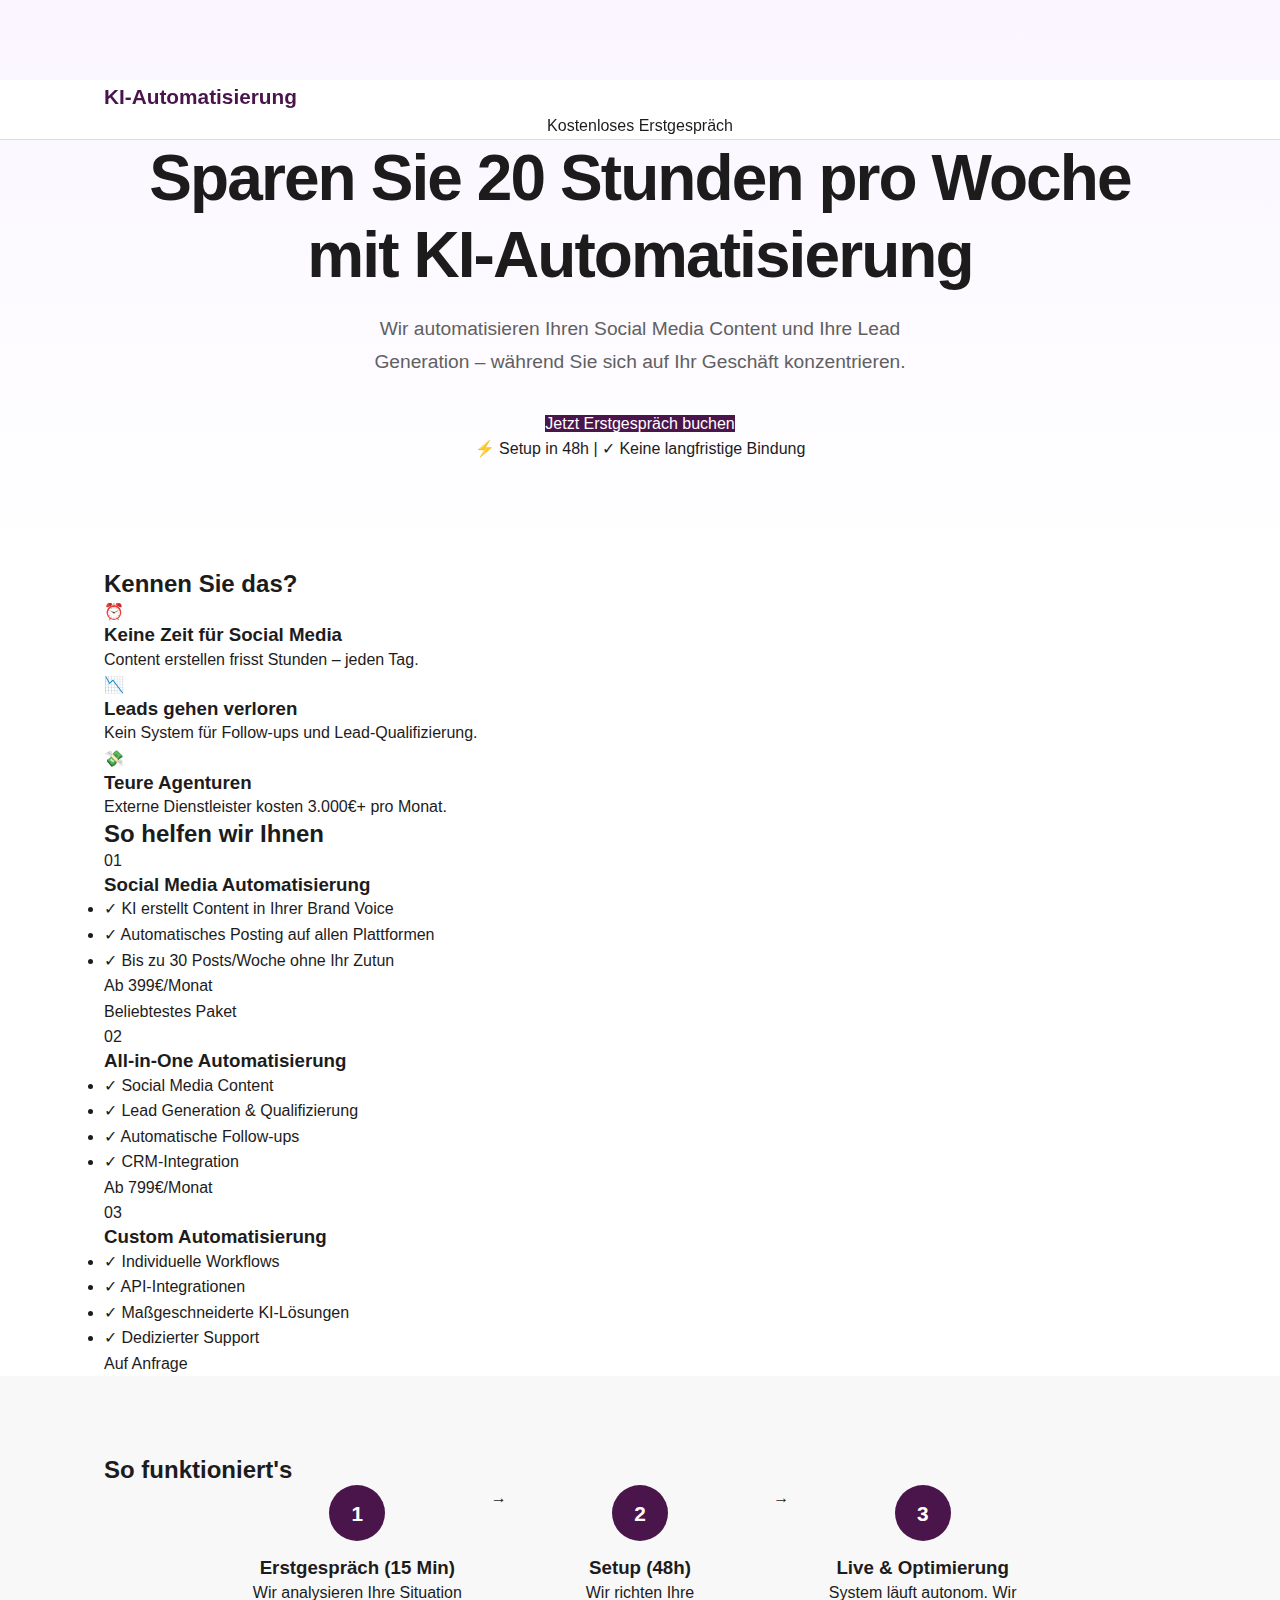
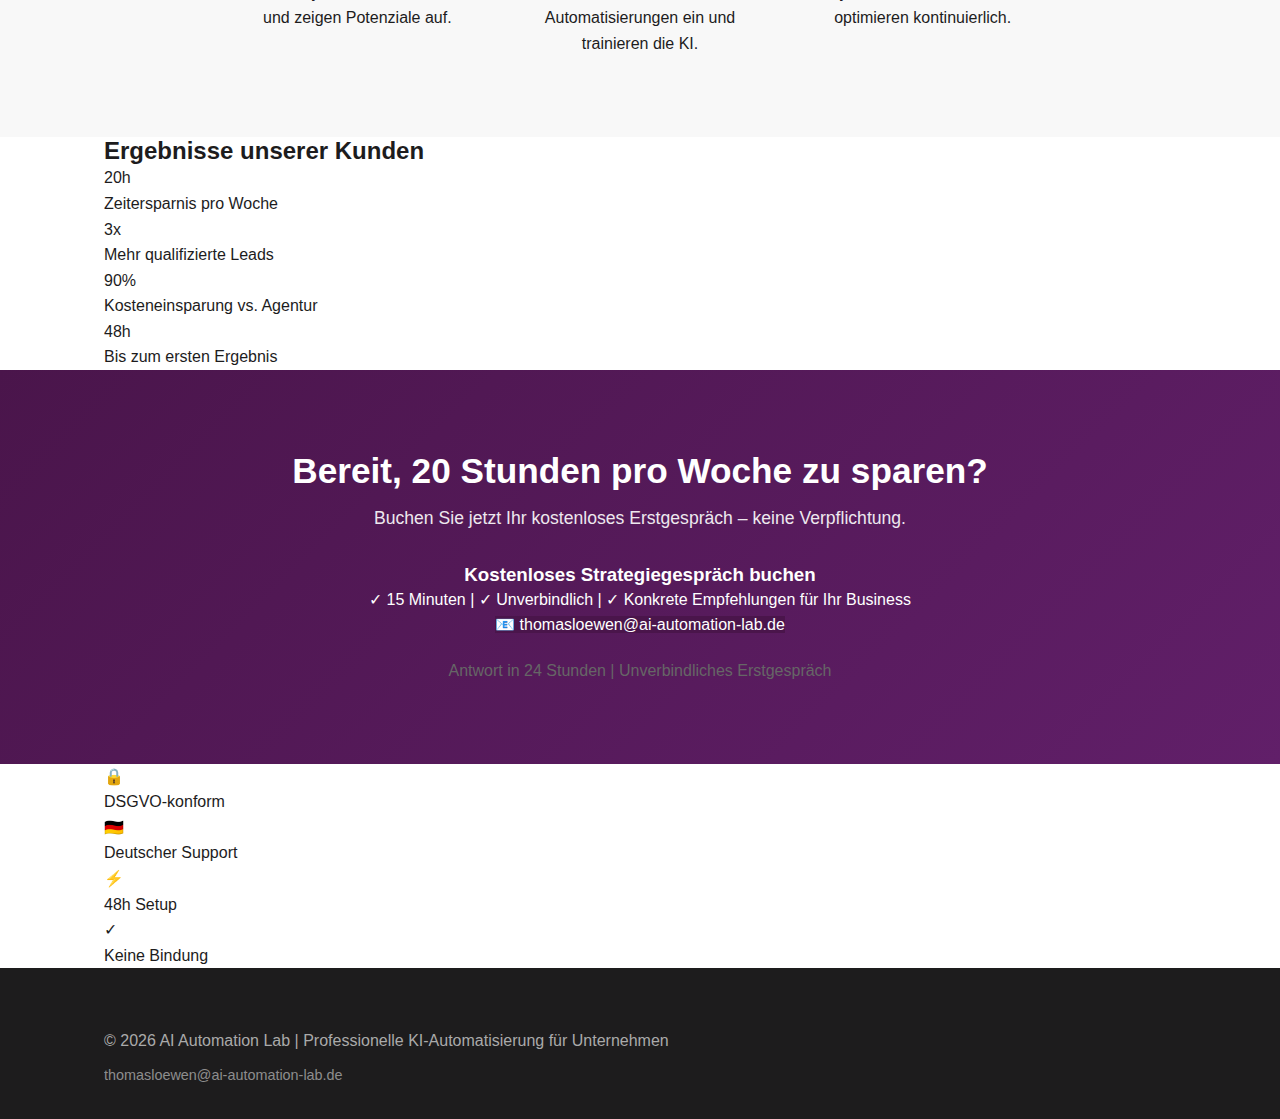
<file: index.html>
<!DOCTYPE html>
<html lang="de">
<head>
    <meta charset="UTF-8">
    <meta name="viewport" content="width=device-width, initial-scale=1.0">
    <title>KI-Automatisierung für Ihr Unternehmen | Sparen Sie 20h/Woche</title>
    <meta name="description" content="Professionelle KI-Automatisierung für Social Media und Lead Generation. Sparen Sie Zeit und skalieren Sie Ihr Geschäft.">
    <link rel="stylesheet" href="styles.css">
</head>
<body>
    <!-- Hero Section -->
    <header class="hero">
        <nav class="nav">
            <div class="container">
                <div class="logo">KI-Automatisierung</div>
                <a href="#cta" class="btn-nav">Kostenloses Erstgespräch</a>
            </div>
        </nav>
        
        <div class="container hero-content">
            <h1>Sparen Sie 20 Stunden pro Woche mit KI-Automatisierung</h1>
            <p class="hero-subtitle">Wir automatisieren Ihren Social Media Content und Ihre Lead Generation – während Sie sich auf Ihr Geschäft konzentrieren.</p>
            <div class="hero-cta">
                <a href="#cta" class="btn-primary">Jetzt Erstgespräch buchen</a>
                <p class="hero-trust">⚡ Setup in 48h | ✓ Keine langfristige Bindung</p>
            </div>
        </div>
    </header>

    <!-- Problem Section -->
    <section class="problem">
        <div class="container">
            <h2>Kennen Sie das?</h2>
            <div class="problem-grid">
                <div class="problem-card">
                    <span class="icon">⏰</span>
                    <h3>Keine Zeit für Social Media</h3>
                    <p>Content erstellen frisst Stunden – jeden Tag.</p>
                </div>
                <div class="problem-card">
                    <span class="icon">📉</span>
                    <h3>Leads gehen verloren</h3>
                    <p>Kein System für Follow-ups und Lead-Qualifizierung.</p>
                </div>
                <div class="problem-card">
                    <span class="icon">💸</span>
                    <h3>Teure Agenturen</h3>
                    <p>Externe Dienstleister kosten 3.000€+ pro Monat.</p>
                </div>
            </div>
        </div>
    </section>

    <!-- Solution Section -->
    <section class="solution">
        <div class="container">
            <h2>So helfen wir Ihnen</h2>
            <div class="solution-grid">
                <div class="solution-card">
                    <div class="solution-number">01</div>
                    <h3>Social Media Automatisierung</h3>
                    <ul>
                        <li>✓ KI erstellt Content in Ihrer Brand Voice</li>
                        <li>✓ Automatisches Posting auf allen Plattformen</li>
                        <li>✓ Bis zu 30 Posts/Woche ohne Ihr Zutun</li>
                    </ul>
                    <p class="price">Ab 399€/Monat</p>
                </div>
                
                <div class="solution-card featured">
                    <div class="badge">Beliebtestes Paket</div>
                    <div class="solution-number">02</div>
                    <h3>All-in-One Automatisierung</h3>
                    <ul>
                        <li>✓ Social Media Content</li>
                        <li>✓ Lead Generation & Qualifizierung</li>
                        <li>✓ Automatische Follow-ups</li>
                        <li>✓ CRM-Integration</li>
                    </ul>
                    <p class="price">Ab 799€/Monat</p>
                </div>
                
                <div class="solution-card">
                    <div class="solution-number">03</div>
                    <h3>Custom Automatisierung</h3>
                    <ul>
                        <li>✓ Individuelle Workflows</li>
                        <li>✓ API-Integrationen</li>
                        <li>✓ Maßgeschneiderte KI-Lösungen</li>
                        <li>✓ Dedizierter Support</li>
                    </ul>
                    <p class="price">Auf Anfrage</p>
                </div>
            </div>
        </div>
    </section>

    <!-- How It Works -->
    <section class="how-it-works">
        <div class="container">
            <h2>So funktioniert's</h2>
            <div class="steps">
                <div class="step">
                    <div class="step-number">1</div>
                    <h3>Erstgespräch (15 Min)</h3>
                    <p>Wir analysieren Ihre Situation und zeigen Potenziale auf.</p>
                </div>
                <div class="step-arrow">→</div>
                <div class="step">
                    <div class="step-number">2</div>
                    <h3>Setup (48h)</h3>
                    <p>Wir richten Ihre Automatisierungen ein und trainieren die KI.</p>
                </div>
                <div class="step-arrow">→</div>
                <div class="step">
                    <div class="step-number">3</div>
                    <h3>Live & Optimierung</h3>
                    <p>System läuft autonom. Wir optimieren kontinuierlich.</p>
                </div>
            </div>
        </div>
    </section>

    <!-- Results Section -->
    <section class="results">
        <div class="container">
            <h2>Ergebnisse unserer Kunden</h2>
            <div class="results-grid">
                <div class="result-card">
                    <div class="result-number">20h</div>
                    <p>Zeitersparnis pro Woche</p>
                </div>
                <div class="result-card">
                    <div class="result-number">3x</div>
                    <p>Mehr qualifizierte Leads</p>
                </div>
                <div class="result-card">
                    <div class="result-number">90%</div>
                    <p>Kosteneinsparung vs. Agentur</p>
                </div>
                <div class="result-card">
                    <div class="result-number">48h</div>
                    <p>Bis zum ersten Ergebnis</p>
                </div>
            </div>
        </div>
    </section>

    <!-- CTA Section -->
    <section id="cta" class="cta-section">
        <div class="container">
            <h2>Bereit, 20 Stunden pro Woche zu sparen?</h2>
            <p class="cta-subtitle">Buchen Sie jetzt Ihr kostenloses Erstgespräch – keine Verpflichtung.</p>
            
            <div class="cta-box">
                <h3>Kostenloses Strategiegespräch buchen</h3>
                <p>✓ 15 Minuten | ✓ Unverbindlich | ✓ Konkrete Empfehlungen für Ihr Business</p>
                
                <!-- Email Contact -->
                <div class="contact-options">
                    <a href="mailto:thomasloewen@ai-automation-lab.de" class="btn-primary btn-large">
                        📧 thomasloewen@ai-automation-lab.de
                    </a>
                    <p style="margin-top: 20px; color: #666;">Antwort in 24 Stunden | Unverbindliches Erstgespräch</p>
                </div>
            </div>
        </div>
    </section>

    <!-- Trust Section -->
    <section class="trust">
        <div class="container">
            <div class="trust-elements">
                <div class="trust-item">
                    <span class="trust-icon">🔒</span>
                    <p>DSGVO-konform</p>
                </div>
                <div class="trust-item">
                    <span class="trust-icon">🇩🇪</span>
                    <p>Deutscher Support</p>
                </div>
                <div class="trust-item">
                    <span class="trust-icon">⚡</span>
                    <p>48h Setup</p>
                </div>
                <div class="trust-item">
                    <span class="trust-icon">✓</span>
                    <p>Keine Bindung</p>
                </div>
            </div>
        </div>
    </section>

    <!-- Footer -->
    <footer class="footer">
        <div class="container">
            <p>&copy; 2026 AI Automation Lab | Professionelle KI-Automatisierung für Unternehmen</p>
            <p style="margin-top: 10px; font-size: 0.9em; opacity: 0.8;">thomasloewen@ai-automation-lab.de</p>
        </div>
    </footer>

    <script src="script.js"></script>
</body>
</html>
</file>
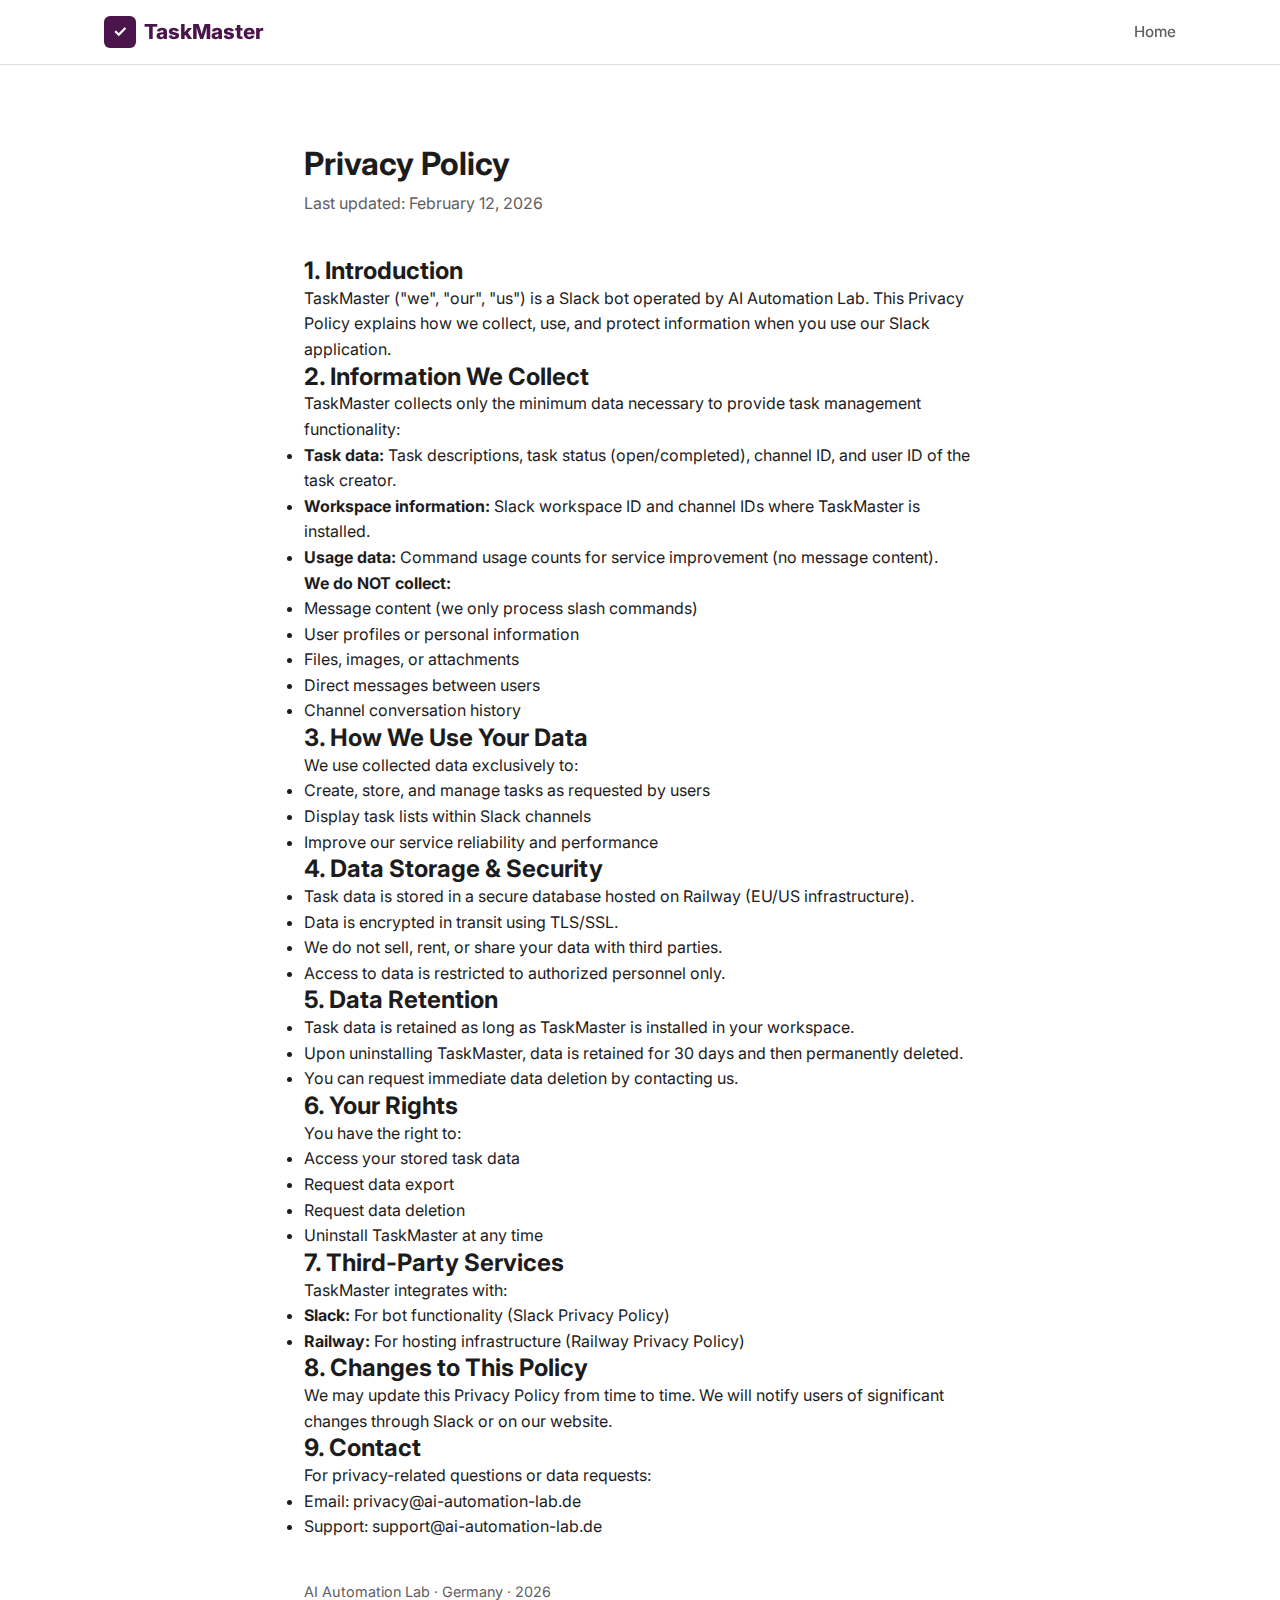
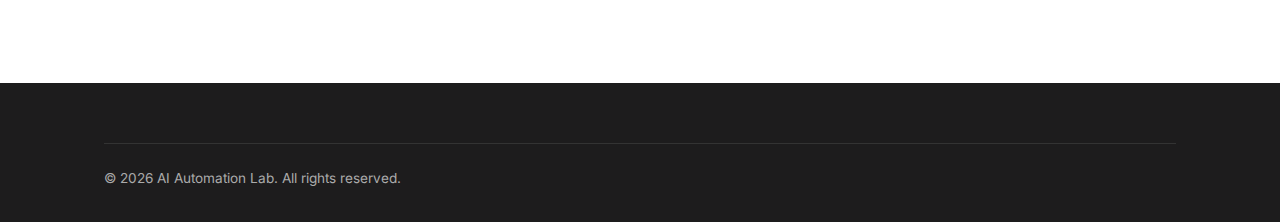
<file: privacy.html>
<!DOCTYPE html>
<html lang="en">
<head>
    <meta charset="UTF-8">
    <meta name="viewport" content="width=device-width, initial-scale=1.0">
    <title>Privacy Policy — TaskMaster</title>
    <link rel="stylesheet" href="styles.css">
    <link href="https://fonts.googleapis.com/css2?family=Inter:wght@400;500;600;700&display=swap" rel="stylesheet">
</head>
<body>
    <nav class="nav">
        <div class="container nav-inner">
            <a href="index.html" class="logo">
                <span class="logo-icon">&#10003;</span>
                <span class="logo-text">TaskMaster</span>
            </a>
            <div class="nav-links">
                <a href="index.html">Home</a>
            </div>
        </div>
    </nav>

    <section style="padding: 80px 0;">
        <div class="container" style="max-width: 720px;">
            <h1 style="font-size: 2rem; margin-bottom: 8px;">Privacy Policy</h1>
            <p style="color: var(--text-secondary); margin-bottom: 40px;">Last updated: February 12, 2026</p>

            <h2>1. Introduction</h2>
            <p>TaskMaster ("we", "our", "us") is a Slack bot operated by AI Automation Lab. This Privacy Policy explains how we collect, use, and protect information when you use our Slack application.</p>

            <h2>2. Information We Collect</h2>
            <p>TaskMaster collects only the minimum data necessary to provide task management functionality:</p>
            <ul>
                <li><strong>Task data:</strong> Task descriptions, task status (open/completed), channel ID, and user ID of the task creator.</li>
                <li><strong>Workspace information:</strong> Slack workspace ID and channel IDs where TaskMaster is installed.</li>
                <li><strong>Usage data:</strong> Command usage counts for service improvement (no message content).</li>
            </ul>
            <p><strong>We do NOT collect:</strong></p>
            <ul>
                <li>Message content (we only process slash commands)</li>
                <li>User profiles or personal information</li>
                <li>Files, images, or attachments</li>
                <li>Direct messages between users</li>
                <li>Channel conversation history</li>
            </ul>

            <h2>3. How We Use Your Data</h2>
            <p>We use collected data exclusively to:</p>
            <ul>
                <li>Create, store, and manage tasks as requested by users</li>
                <li>Display task lists within Slack channels</li>
                <li>Improve our service reliability and performance</li>
            </ul>

            <h2>4. Data Storage & Security</h2>
            <ul>
                <li>Task data is stored in a secure database hosted on Railway (EU/US infrastructure).</li>
                <li>Data is encrypted in transit using TLS/SSL.</li>
                <li>We do not sell, rent, or share your data with third parties.</li>
                <li>Access to data is restricted to authorized personnel only.</li>
            </ul>

            <h2>5. Data Retention</h2>
            <ul>
                <li>Task data is retained as long as TaskMaster is installed in your workspace.</li>
                <li>Upon uninstalling TaskMaster, data is retained for 30 days and then permanently deleted.</li>
                <li>You can request immediate data deletion by contacting us.</li>
            </ul>

            <h2>6. Your Rights</h2>
            <p>You have the right to:</p>
            <ul>
                <li>Access your stored task data</li>
                <li>Request data export</li>
                <li>Request data deletion</li>
                <li>Uninstall TaskMaster at any time</li>
            </ul>

            <h2>7. Third-Party Services</h2>
            <p>TaskMaster integrates with:</p>
            <ul>
                <li><strong>Slack:</strong> For bot functionality (<a href="https://slack.com/privacy-policy" target="_blank">Slack Privacy Policy</a>)</li>
                <li><strong>Railway:</strong> For hosting infrastructure (<a href="https://railway.app/legal/privacy" target="_blank">Railway Privacy Policy</a>)</li>
            </ul>

            <h2>8. Changes to This Policy</h2>
            <p>We may update this Privacy Policy from time to time. We will notify users of significant changes through Slack or on our website.</p>

            <h2>9. Contact</h2>
            <p>For privacy-related questions or data requests:</p>
            <ul>
                <li>Email: <a href="mailto:privacy@ai-automation-lab.de">privacy@ai-automation-lab.de</a></li>
                <li>Support: <a href="mailto:support@ai-automation-lab.de">support@ai-automation-lab.de</a></li>
            </ul>

            <p style="margin-top: 40px; color: var(--text-secondary); font-size: 0.9rem;">AI Automation Lab &middot; Germany &middot; 2026</p>
        </div>
    </section>

    <footer class="footer">
        <div class="container">
            <div class="footer-bottom">
                <p>&copy; 2026 AI Automation Lab. All rights reserved.</p>
            </div>
        </div>
    </footer>
</body>
</html>
</file>
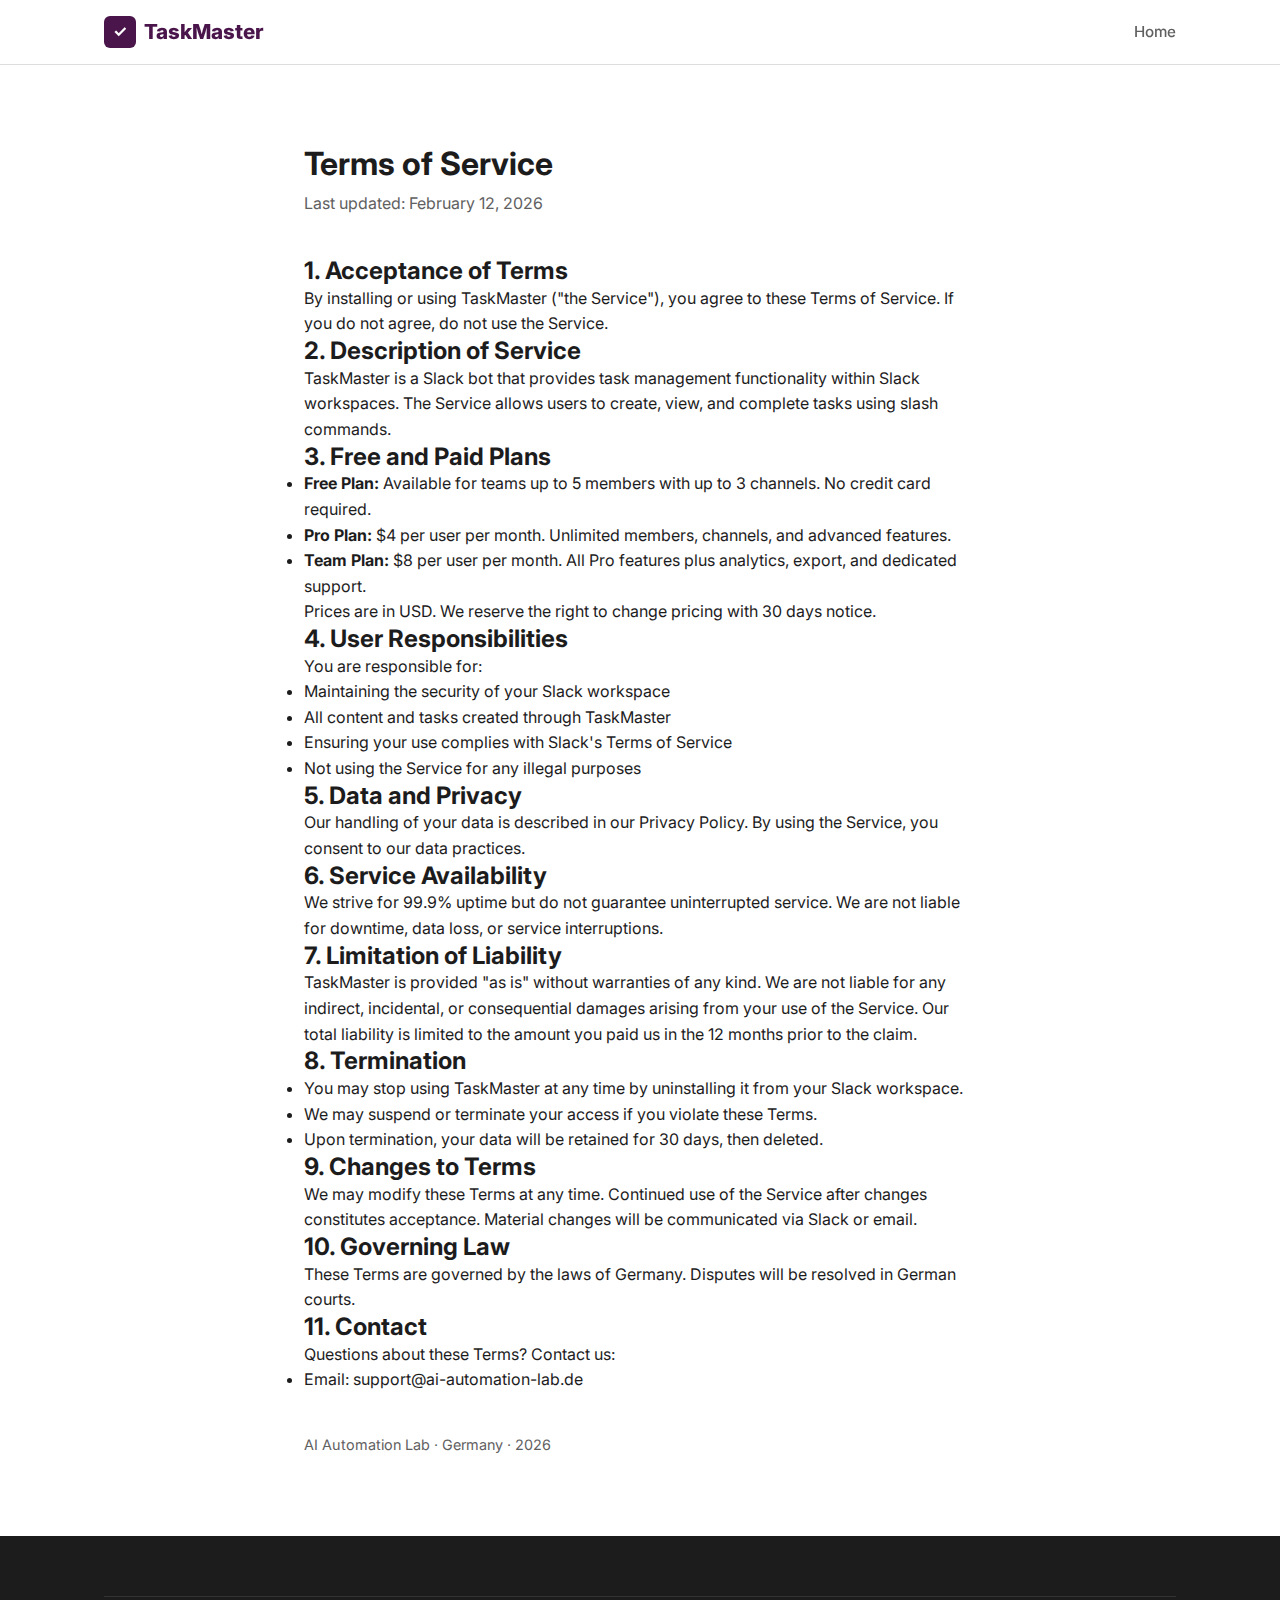
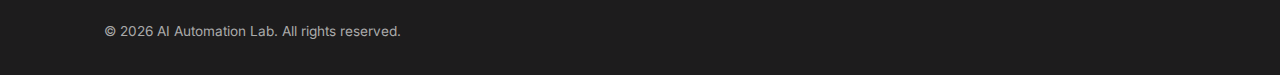
<file: terms.html>
<!DOCTYPE html>
<html lang="en">
<head>
    <meta charset="UTF-8">
    <meta name="viewport" content="width=device-width, initial-scale=1.0">
    <title>Terms of Service — TaskMaster</title>
    <link rel="stylesheet" href="styles.css">
    <link href="https://fonts.googleapis.com/css2?family=Inter:wght@400;500;600;700&display=swap" rel="stylesheet">
</head>
<body>
    <nav class="nav">
        <div class="container nav-inner">
            <a href="index.html" class="logo">
                <span class="logo-icon">&#10003;</span>
                <span class="logo-text">TaskMaster</span>
            </a>
            <div class="nav-links">
                <a href="index.html">Home</a>
            </div>
        </div>
    </nav>

    <section style="padding: 80px 0;">
        <div class="container" style="max-width: 720px;">
            <h1 style="font-size: 2rem; margin-bottom: 8px;">Terms of Service</h1>
            <p style="color: var(--text-secondary); margin-bottom: 40px;">Last updated: February 12, 2026</p>

            <h2>1. Acceptance of Terms</h2>
            <p>By installing or using TaskMaster ("the Service"), you agree to these Terms of Service. If you do not agree, do not use the Service.</p>

            <h2>2. Description of Service</h2>
            <p>TaskMaster is a Slack bot that provides task management functionality within Slack workspaces. The Service allows users to create, view, and complete tasks using slash commands.</p>

            <h2>3. Free and Paid Plans</h2>
            <ul>
                <li><strong>Free Plan:</strong> Available for teams up to 5 members with up to 3 channels. No credit card required.</li>
                <li><strong>Pro Plan:</strong> $4 per user per month. Unlimited members, channels, and advanced features.</li>
                <li><strong>Team Plan:</strong> $8 per user per month. All Pro features plus analytics, export, and dedicated support.</li>
            </ul>
            <p>Prices are in USD. We reserve the right to change pricing with 30 days notice.</p>

            <h2>4. User Responsibilities</h2>
            <p>You are responsible for:</p>
            <ul>
                <li>Maintaining the security of your Slack workspace</li>
                <li>All content and tasks created through TaskMaster</li>
                <li>Ensuring your use complies with Slack's Terms of Service</li>
                <li>Not using the Service for any illegal purposes</li>
            </ul>

            <h2>5. Data and Privacy</h2>
            <p>Our handling of your data is described in our <a href="privacy.html">Privacy Policy</a>. By using the Service, you consent to our data practices.</p>

            <h2>6. Service Availability</h2>
            <p>We strive for 99.9% uptime but do not guarantee uninterrupted service. We are not liable for downtime, data loss, or service interruptions.</p>

            <h2>7. Limitation of Liability</h2>
            <p>TaskMaster is provided "as is" without warranties of any kind. We are not liable for any indirect, incidental, or consequential damages arising from your use of the Service. Our total liability is limited to the amount you paid us in the 12 months prior to the claim.</p>

            <h2>8. Termination</h2>
            <ul>
                <li>You may stop using TaskMaster at any time by uninstalling it from your Slack workspace.</li>
                <li>We may suspend or terminate your access if you violate these Terms.</li>
                <li>Upon termination, your data will be retained for 30 days, then deleted.</li>
            </ul>

            <h2>9. Changes to Terms</h2>
            <p>We may modify these Terms at any time. Continued use of the Service after changes constitutes acceptance. Material changes will be communicated via Slack or email.</p>

            <h2>10. Governing Law</h2>
            <p>These Terms are governed by the laws of Germany. Disputes will be resolved in German courts.</p>

            <h2>11. Contact</h2>
            <p>Questions about these Terms? Contact us:</p>
            <ul>
                <li>Email: <a href="mailto:support@ai-automation-lab.de">support@ai-automation-lab.de</a></li>
            </ul>

            <p style="margin-top: 40px; color: var(--text-secondary); font-size: 0.9rem;">AI Automation Lab &middot; Germany &middot; 2026</p>
        </div>
    </section>

    <footer class="footer">
        <div class="container">
            <div class="footer-bottom">
                <p>&copy; 2026 AI Automation Lab. All rights reserved.</p>
            </div>
        </div>
    </footer>
</body>
</html>
</file>
<file: styles.css>
/* ===== RESET & BASE ===== */
* { margin: 0; padding: 0; box-sizing: border-box; }

:root {
    --primary: #4A154B;
    --primary-light: #611f69;
    --accent: #36C5F0;
    --accent-green: #2EB67D;
    --accent-red: #E01E5A;
    --accent-yellow: #ECB22E;
    --dark: #1D1C1D;
    --text: #1D1C1D;
    --text-secondary: #616061;
    --light: #F8F8F8;
    --white: #FFFFFF;
    --border: #DDDDDD;
    --bg-light: #F4EDE4;
    --shadow-sm: 0 1px 3px rgba(0,0,0,0.08);
    --shadow-md: 0 4px 14px rgba(0,0,0,0.1);
    --shadow-lg: 0 10px 40px rgba(0,0,0,0.12);
    --radius: 8px;
    --radius-lg: 16px;
}

html { scroll-behavior: smooth; }

body {
    font-family: 'Inter', -apple-system, BlinkMacSystemFont, 'Segoe UI', sans-serif;
    color: var(--text);
    line-height: 1.6;
    background: var(--white);
    -webkit-font-smoothing: antialiased;
}

.container {
    max-width: 1120px;
    margin: 0 auto;
    padding: 0 24px;
}

h1, h2, h3 { line-height: 1.2; }
a { text-decoration: none; color: inherit; }
code { background: #f0e6f0; color: var(--primary); padding: 2px 6px; border-radius: 4px; font-size: 0.9em; }

/* ===== BUTTONS ===== */
.btn {
    display: inline-flex;
    align-items: center;
    gap: 8px;
    padding: 12px 24px;
    border-radius: var(--radius);
    font-weight: 600;
    font-size: 1rem;
    transition: all 0.2s ease;
    cursor: pointer;
    border: 2px solid transparent;
}
.btn-sm { padding: 8px 18px; font-size: 0.9rem; }
.btn-lg { padding: 16px 32px; font-size: 1.1rem; }
.btn-primary {
    background: var(--primary);
    color: var(--white);
    border-color: var(--primary);
}
.btn-primary:hover {
    background: var(--primary-light);
    border-color: var(--primary-light);
    transform: translateY(-1px);
    box-shadow: var(--shadow-md);
}
.btn-outline {
    background: transparent;
    color: var(--primary);
    border-color: var(--primary);
}
.btn-outline:hover {
    background: var(--primary);
    color: var(--white);
}

/* ===== NAVIGATION ===== */
.nav {
    position: sticky;
    top: 0;
    z-index: 100;
    background: rgba(255,255,255,0.95);
    backdrop-filter: blur(12px);
    border-bottom: 1px solid var(--border);
}
.nav-inner {
    display: flex;
    align-items: center;
    justify-content: space-between;
    height: 64px;
}
.logo {
    display: flex;
    align-items: center;
    gap: 8px;
    font-weight: 800;
    font-size: 1.3rem;
    color: var(--primary);
}
.logo-icon {
    display: inline-flex;
    align-items: center;
    justify-content: center;
    width: 32px;
    height: 32px;
    background: var(--primary);
    color: var(--white);
    border-radius: 6px;
    font-size: 1rem;
    font-weight: 700;
}
.nav-links {
    display: flex;
    align-items: center;
    gap: 32px;
}
.nav-links a {
    font-size: 0.95rem;
    color: var(--text-secondary);
    font-weight: 500;
    transition: color 0.2s;
}
.nav-links a:hover { color: var(--primary); }
.nav-links .btn { color: var(--white); }
.mobile-menu { display: none; }

/* ===== HERO ===== */
.hero {
    padding: 80px 0 60px;
    text-align: center;
    background: linear-gradient(180deg, #faf5ff 0%, var(--white) 100%);
}
.hero-badge {
    display: inline-block;
    background: #e8f5e9;
    color: #2e7d32;
    padding: 6px 16px;
    border-radius: 20px;
    font-size: 0.85rem;
    font-weight: 600;
    margin-bottom: 24px;
}
.hero h1 {
    font-size: clamp(2.5rem, 6vw, 4rem);
    font-weight: 800;
    margin-bottom: 20px;
    letter-spacing: -0.03em;
}
.gradient-text {
    background: linear-gradient(135deg, var(--primary) 0%, var(--accent) 50%, var(--accent-green) 100%);
    -webkit-background-clip: text;
    -webkit-text-fill-color: transparent;
    background-clip: text;
}
.hero-subtitle {
    font-size: 1.2rem;
    color: var(--text-secondary);
    max-width: 580px;
    margin: 0 auto 32px;
    line-height: 1.7;
}
.hero-cta { margin-bottom: 48px; }
.hero-note {
    font-size: 0.85rem;
    color: var(--text-secondary);
    margin-top: 12px;
}

/* Slack Demo Preview */
.hero-demo {
    max-width: 640px;
    margin: 0 auto;
}
.slack-preview {
    background: var(--white);
    border-radius: var(--radius-lg);
    box-shadow: var(--shadow-lg);
    overflow: hidden;
    text-align: left;
    border: 1px solid var(--border);
}
.slack-header {
    display: flex;
    align-items: center;
    gap: 8px;
    padding: 12px 20px;
    background: var(--primary);
    color: white;
    font-weight: 600;
    font-size: 0.95rem;
}
.slack-dot {
    width: 12px;
    height: 12px;
    border-radius: 50%;
}
.slack-dot.red { background: var(--accent-red); }
.slack-dot.yellow { background: var(--accent-yellow); }
.slack-dot.green { background: var(--accent-green); }
.slack-channel { margin-left: 8px; }
.slack-messages { padding: 16px 20px; }

.slack-msg {
    display: flex;
    gap: 12px;
    padding: 8px 0;
}
.slack-msg + .slack-msg { border-top: 1px solid #f5f5f5; }
.msg-avatar {
    width: 36px;
    height: 36px;
    border-radius: 6px;
    display: flex;
    align-items: center;
    justify-content: center;
    font-weight: 700;
    font-size: 0.85rem;
    color: white;
    flex-shrink: 0;
}
.user-msg .msg-avatar { background: #6366f1; }
.slack-msg:nth-child(3) .msg-avatar { background: #f59e0b; }
.msg-avatar.bot { background: var(--accent-green); }
.msg-body { flex: 1; min-width: 0; }
.msg-user {
    font-weight: 700;
    font-size: 0.9rem;
    display: block;
    margin-bottom: 2px;
}
.msg-body p { font-size: 0.9rem; color: var(--text); line-height: 1.5; }
.msg-cmd {
    background: var(--primary);
    color: white;
    padding: 1px 6px;
    border-radius: 4px;
    font-family: monospace;
    font-size: 0.85rem;
}
.app-badge {
    background: var(--border);
    color: var(--text-secondary);
    font-size: 0.65rem;
    padding: 1px 5px;
    border-radius: 3px;
    font-weight: 700;
    vertical-align: middle;
    margin-left: 4px;
}
.msg-meta { font-size: 0.8rem; color: var(--text-secondary); margin-top: 2px; }

/* ===== SOCIAL PROOF ===== */
.social-proof {
    padding: 40px 0;
    border-bottom: 1px solid var(--border);
}
.proof-items {
    display: flex;
    align-items: center;
    justify-content: center;
    gap: 40px;
}
.proof-item { text-align: center; }
.proof-number {
    display: block;
    font-size: 1.8rem;
    font-weight: 800;
    color: var(--primary);
}
.proof-label {
    font-size: 0.85rem;
    color: var(--text-secondary);
}
.proof-divider {
    width: 1px;
    height: 40px;
    background: var(--border);
}

/* ===== SECTIONS ===== */
.section-header {
    text-align: center;
    margin-bottom: 48px;
}
.section-header h2 {
    font-size: 2.2rem;
    font-weight: 800;
    margin-bottom: 12px;
    letter-spacing: -0.02em;
}
.section-header p {
    font-size: 1.1rem;
    color: var(--text-secondary);
    max-width: 500px;
    margin: 0 auto;
}

/* ===== FEATURES ===== */
.features {
    padding: 80px 0;
}
.features-grid {
    display: grid;
    grid-template-columns: repeat(3, 1fr);
    gap: 24px;
}
.feature-card {
    padding: 32px;
    border-radius: var(--radius-lg);
    border: 1px solid var(--border);
    transition: all 0.3s ease;
}
.feature-card:hover {
    border-color: var(--primary);
    box-shadow: var(--shadow-md);
    transform: translateY(-2px);
}
.feature-icon {
    width: 48px;
    height: 48px;
    display: flex;
    align-items: center;
    justify-content: center;
    background: #faf5ff;
    border-radius: 10px;
    font-size: 1.4rem;
    margin-bottom: 16px;
}
.feature-card h3 {
    font-size: 1.2rem;
    font-weight: 700;
    margin-bottom: 8px;
    font-family: monospace;
    color: var(--primary);
}
.feature-card p {
    font-size: 0.95rem;
    color: var(--text-secondary);
    line-height: 1.6;
}

/* ===== HOW IT WORKS ===== */
.how-it-works {
    padding: 80px 0;
    background: var(--light);
}
.steps {
    display: flex;
    align-items: flex-start;
    justify-content: center;
    gap: 16px;
    max-width: 800px;
    margin: 0 auto;
}
.step {
    display: flex;
    flex-direction: column;
    align-items: center;
    text-align: center;
    flex: 1;
}
.step-number {
    width: 56px;
    height: 56px;
    display: flex;
    align-items: center;
    justify-content: center;
    background: var(--primary);
    color: var(--white);
    border-radius: 50%;
    font-size: 1.3rem;
    font-weight: 800;
    margin-bottom: 16px;
}
.step-content h3 {
    font-size: 1.1rem;
    font-weight: 700;
    margin-bottom: 6px;
}
.step-content p {
    font-size: 0.9rem;
    color: var(--text-secondary);
}
.step-connector {
    width: 60px;
    height: 2px;
    background: var(--border);
    margin-top: 28px;
    flex-shrink: 0;
}

/* ===== COMPARISON ===== */
.comparison {
    padding: 80px 0;
}
.comparison-table {
    max-width: 700px;
    margin: 0 auto;
    border-radius: var(--radius-lg);
    overflow: hidden;
    border: 1px solid var(--border);
}
.comp-row {
    display: grid;
    grid-template-columns: 1fr 1fr 1fr;
    border-bottom: 1px solid var(--border);
}
.comp-row:last-child { border-bottom: none; }
.comp-row > div {
    padding: 16px 20px;
    font-size: 0.95rem;
}
.comp-header {
    background: var(--primary);
    color: var(--white);
    font-weight: 700;
}
.comp-feature { font-weight: 600; }
.comp-us { text-align: center; }
.comp-them { text-align: center; color: var(--text-secondary); }
.comp-row:not(.comp-header) .comp-us.highlight {
    color: var(--accent-green);
    font-weight: 700;
}
.comp-row:not(.comp-header):nth-child(even) { background: #fafafa; }

/* ===== USE CASES ===== */
.use-cases {
    padding: 80px 0;
    background: var(--light);
}
.use-cases-grid {
    display: grid;
    grid-template-columns: repeat(4, 1fr);
    gap: 24px;
}
.use-case {
    padding: 28px;
    background: var(--white);
    border-radius: var(--radius-lg);
    border: 1px solid var(--border);
    transition: box-shadow 0.3s;
}
.use-case:hover { box-shadow: var(--shadow-md); }
.use-case-icon { font-size: 2rem; margin-bottom: 12px; }
.use-case h3 {
    font-size: 1rem;
    font-weight: 700;
    margin-bottom: 8px;
}
.use-case p {
    font-size: 0.9rem;
    color: var(--text-secondary);
    line-height: 1.5;
}

/* ===== PRICING ===== */
.pricing {
    padding: 80px 0;
}
.pricing-grid {
    display: grid;
    grid-template-columns: repeat(3, 1fr);
    gap: 24px;
    align-items: start;
}
.pricing-card {
    padding: 36px 32px;
    border-radius: var(--radius-lg);
    border: 2px solid var(--border);
    text-align: center;
    position: relative;
    transition: all 0.3s;
}
.pricing-card:hover {
    box-shadow: var(--shadow-md);
    transform: translateY(-2px);
}
.pricing-card.featured {
    border-color: var(--primary);
    box-shadow: var(--shadow-lg);
    transform: scale(1.03);
}
.pricing-card.featured:hover { transform: scale(1.05); }
.pricing-badge {
    position: absolute;
    top: -12px;
    left: 50%;
    transform: translateX(-50%);
    background: var(--primary);
    color: var(--white);
    padding: 4px 16px;
    border-radius: 20px;
    font-size: 0.75rem;
    font-weight: 700;
    text-transform: uppercase;
    letter-spacing: 0.5px;
}
.pricing-name {
    font-size: 1.1rem;
    font-weight: 700;
    color: var(--text-secondary);
    margin-bottom: 8px;
}
.pricing-price {
    font-size: 3rem;
    font-weight: 800;
    color: var(--text);
    margin-bottom: 4px;
}
.pricing-price span {
    font-size: 1rem;
    font-weight: 500;
    color: var(--text-secondary);
}
.pricing-desc {
    font-size: 0.9rem;
    color: var(--text-secondary);
    margin-bottom: 24px;
}
.pricing-features {
    list-style: none;
    text-align: left;
    margin-bottom: 28px;
}
.pricing-features li {
    padding: 8px 0;
    font-size: 0.95rem;
    border-bottom: 1px solid #f0f0f0;
}
.pricing-features li:last-child { border-bottom: none; }
.pricing-card .btn { width: 100%; justify-content: center; }

/* ===== CTA SECTION ===== */
.cta-section {
    padding: 80px 0;
    background: linear-gradient(135deg, var(--primary) 0%, #611f69 100%);
    text-align: center;
    color: var(--white);
}
.cta-section h2 {
    font-size: 2.2rem;
    font-weight: 800;
    margin-bottom: 12px;
}
.cta-subtitle {
    font-size: 1.1rem;
    opacity: 0.9;
    margin-bottom: 32px;
}
.btn-slack {
    background: var(--white);
    color: var(--primary);
    border-color: var(--white);
    font-size: 1.1rem;
    padding: 16px 36px;
}
.btn-slack:hover {
    background: #f0f0f0;
    transform: translateY(-2px);
    box-shadow: 0 8px 30px rgba(0,0,0,0.2);
}
.cta-note {
    font-size: 0.85rem;
    opacity: 0.8;
    margin-top: 16px;
}

/* ===== FAQ ===== */
.faq {
    padding: 80px 0;
}
.faq-list {
    max-width: 680px;
    margin: 0 auto;
}
.faq-item {
    border-bottom: 1px solid var(--border);
}
.faq-item summary {
    padding: 20px 0;
    font-weight: 600;
    font-size: 1.05rem;
    cursor: pointer;
    list-style: none;
    display: flex;
    justify-content: space-between;
    align-items: center;
}
.faq-item summary::-webkit-details-marker { display: none; }
.faq-item summary::after {
    content: '+';
    font-size: 1.5rem;
    color: var(--text-secondary);
    transition: transform 0.2s;
}
.faq-item[open] summary::after {
    content: '−';
}
.faq-item p {
    padding: 0 0 20px;
    color: var(--text-secondary);
    font-size: 0.95rem;
    line-height: 1.7;
}

/* ===== FOOTER ===== */
.footer {
    padding: 60px 0 32px;
    background: var(--dark);
    color: #aaa;
}
.footer-grid {
    display: grid;
    grid-template-columns: 2fr 1fr 1fr 1fr;
    gap: 40px;
    margin-bottom: 40px;
}
.footer-brand p {
    margin-top: 12px;
    font-size: 0.9rem;
}
.footer-brand .logo { color: var(--white); }
.footer-brand .logo-icon { background: var(--accent-green); }
.footer-links h4 {
    color: var(--white);
    font-size: 0.85rem;
    text-transform: uppercase;
    letter-spacing: 1px;
    margin-bottom: 16px;
}
.footer-links a {
    display: block;
    font-size: 0.9rem;
    color: #aaa;
    padding: 4px 0;
    transition: color 0.2s;
}
.footer-links a:hover { color: var(--white); }
.footer-bottom {
    border-top: 1px solid #333;
    padding-top: 24px;
    font-size: 0.85rem;
}

/* ===== RESPONSIVE ===== */
@media (max-width: 768px) {
    .nav-links { display: none; }
    .mobile-menu {
        display: flex;
        flex-direction: column;
        gap: 5px;
        background: none;
        border: none;
        cursor: pointer;
        padding: 4px;
    }
    .mobile-menu span {
        width: 24px;
        height: 2px;
        background: var(--text);
        border-radius: 2px;
    }
    
    .hero { padding: 48px 0 40px; }
    .hero h1 { font-size: 2rem; }
    .hero-subtitle { font-size: 1rem; }
    
    .features-grid { grid-template-columns: 1fr; }
    .steps { flex-direction: column; align-items: center; }
    .step-connector { width: 2px; height: 30px; }
    
    .use-cases-grid { grid-template-columns: 1fr 1fr; }
    .pricing-grid { grid-template-columns: 1fr; }
    .pricing-card.featured { transform: none; }
    
    .comparison-table { font-size: 0.85rem; }
    .comp-row > div { padding: 12px 10px; }
    
    .footer-grid { grid-template-columns: 1fr 1fr; }
    
    .proof-items { flex-wrap: wrap; gap: 24px; }
    .proof-divider { display: none; }
}

@media (max-width: 480px) {
    .use-cases-grid { grid-template-columns: 1fr; }
    .footer-grid { grid-template-columns: 1fr; }
}
</file>
